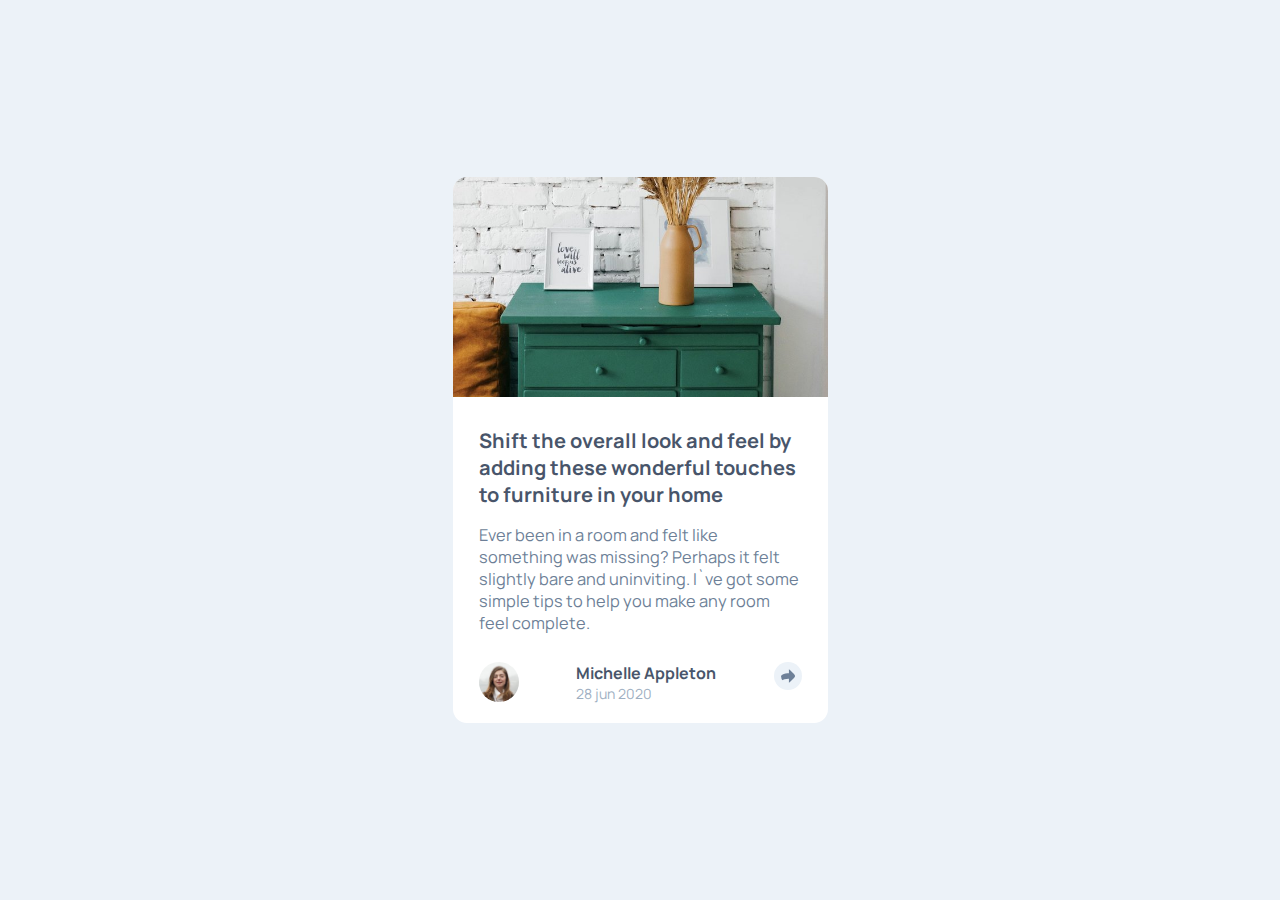
<file: index.html>
<!DOCTYPE html>
<html lang="en">
<head>
  <meta charset="UTF-8">
  <meta http-equiv="X-UA-Compatible" content="IE=edge">
  <meta name="viewport" content="width=device-width, initial-scale=1.0">
  <link rel="preconnect" href="https://fonts.googleapis.com">
  <link rel="preconnect" href="https://fonts.gstatic.com" crossorigin>
  <link href="https://fonts.googleapis.com/css2?family=Manrope:wght@500;700&display=swap" rel="stylesheet">
  <link rel="stylesheet" href="./style.css">
  <title>Document</title>
</head>
<body>
 <section class="card-container">
   <img src="./images/drawers.jpg" alt="Portada">
   <h1>Shift the overall look and feel by adding these wonderful touches to furniture in your home</h1>
   <p>Ever been in a room and felt like something was missing? Perhaps it felt slightly bare and uninviting. I`ve got some simple tips to help you make any room feel complete.</p>
   
   <div class="buttom-side-container">
     <figure>
      <img src="./images/avatar-michelle.jpg" alt="user-picture">
    </figure>
      <div class="buttom-side-container__content">
        <h1 class="buttom-side-container__title">Michelle Appleton</h1>
        <p class="buttom-side-container__paragraph">28 jun 2020</p>
      </div>
     <figure id="buttom-side-container__icon">
       <img src="./images/icon-share.svg" alt="Icon-share-picture">
     </figure>
  </div>
 </section>
</body>
</html>
</file>
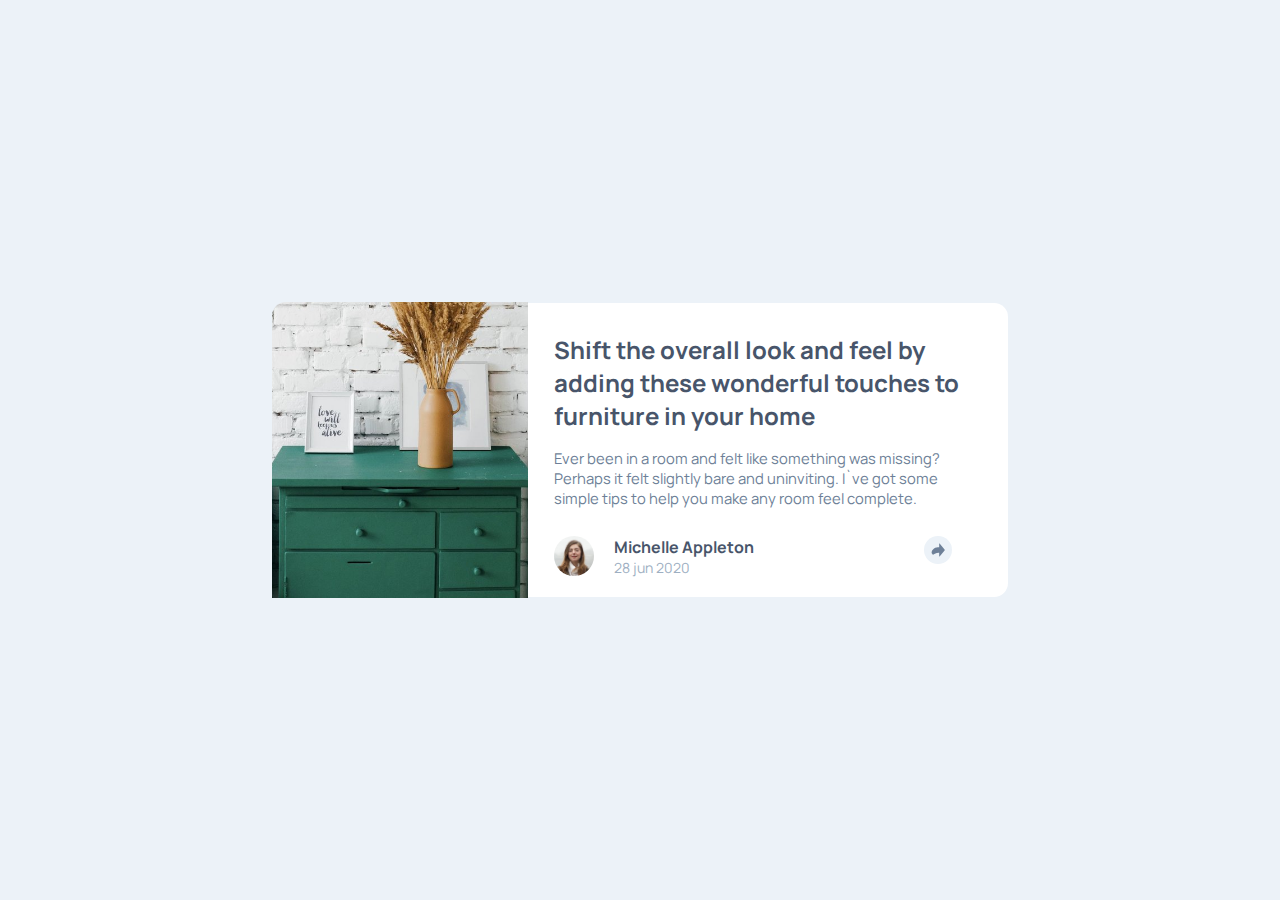
<file: desktop.html>
<!DOCTYPE html>
<html lang="en">
<head>
  <meta charset="UTF-8">
  <meta http-equiv="X-UA-Compatible" content="IE=edge">
  <meta name="viewport" content="width=device-width, initial-scale=1.0">
  <link rel="preconnect" href="https://fonts.googleapis.com">
  <link rel="preconnect" href="https://fonts.gstatic.com" crossorigin>
  <link href="https://fonts.googleapis.com/css2?family=Manrope:wght@500;700&display=swap" rel="stylesheet">
  <link rel="stylesheet" href="./desktop.css">
  <title>Document</title>
</head>
<body>
<img id="portada" src="./images/drawers.jpg" alt="Portada">
 <section class="card-container">
   <h1>Shift the overall look and feel by adding these wonderful touches to furniture in your home</h1>
   <p>Ever been in a room and felt like something was missing? Perhaps it felt slightly bare and uninviting. I`ve got some simple tips to help you make any room feel complete.</p>
   
   <div class="buttom-side-container">
     <figure>
      <img src="./images/avatar-michelle.jpg" alt="user-picture">
    </figure>
      <div class="buttom-side-container__content">
        <h1 class="buttom-side-container__title">Michelle Appleton</h1>
        <p class="buttom-side-container__paragraph">28 jun 2020</p>
      </div>
     <figure id="buttom-side-container__icon">
       <img src="./images/icon-share.svg" alt="Icon-share-picture">
     </figure>
  </div>
 </section>
</body>
</html>
</file>
<file: style.css>
:root {
    --Very-Dark-Grayish-Blue: hsl(217, 19%, 35%);
    --Desaturated-Dark-Blue: hsl(214, 17%, 51%);
    --Grayish-Blue: hsl(212, 23%, 69%);
    --Light-Grayish-Blue: hsl(210, 46%, 95%);

}
* {
    margin: 0;
    padding: 0;
    box-sizing: border-box;
}
html {
    font-size: 62.5%;
}
body {
    width: 100vw;
    height: 100vh;
    background-color:var(--Light-Grayish-Blue) ;
    display: flex;
    justify-content: center;
    align-items: center;
}


.card-container {
    width: 375px;
    display: flex;
    flex-direction: column;
    background-color: white;
    border-radius: 1.4rem;
}
.card-container img {
     width: 100%;
     height: 22rem;
     object-fit: cover;
     border-top-left-radius: 1.4rem;
     border-top-right-radius: 1.4rem;
}
.card-container h1 {
    color: var(--Very-Dark-Grayish-Blue);
    width: 100%;
    display: inline-block;
    padding: 3rem 2.6rem 1.6rem 2.6rem;
    font-size: 2rem ;
    font-family: 'Manrope', sans-serif;
}
.card-container p {
    color: var(--Desaturated-Dark-Blue);
    font-size: 1.64rem;
    padding: 0rem 2.6rem 2.8rem 2.6rem;
    font-family: 'Manrope', sans-serif;
}


.buttom-side-container {
    display: flex;
    justify-content: space-between;
    padding: 0 2.6rem;
    margin-bottom: 2rem;
}
.buttom-side-container figure {
    width: 4rem;
    height: 4rem;
}
.buttom-side-container img {
    width: 100%;
    height: 100%;
    border-radius: 50%;
}
.buttom-side-container__content .buttom-side-container__title {
    
    padding: 0;
    font-size: 1.6rem;
}
.buttom-side-container__content .buttom-side-container__paragraph {
    padding: 0;
    font-size: 1.4rem;
    color: var(--Grayish-Blue);
}
#buttom-side-container__icon {
    display: flex;
    justify-content: center;
    align-items: center;
    width: 2.8rem;
    height: 2.8rem;
    background-color: var(--Light-Grayish-Blue);
    border-radius: 50%;
}
#buttom-side-container__icon img {
    width: 1.4rem;
    height: 1.4rem;
}
</file>
<file: desktop.css>
:root {
    --Very-Dark-Grayish-Blue: hsl(217, 19%, 35%);
    --Desaturated-Dark-Blue: hsl(214, 17%, 51%);
    --Grayish-Blue: hsl(212, 23%, 69%);
    --Light-Grayish-Blue: hsl(210, 46%, 95%);

}
* {
    margin: 0;
    padding: 0;
    box-sizing: border-box;
}
html {
    font-size: 62.5%;
}
body {
    width: 100%;
    height: 100vh;
    background-color:var(--Light-Grayish-Blue) ;
    display: flex;
    justify-content: center;
    align-items: center;
}


.card-container {
    width: 480px;
    display: flex;
    flex-direction: column;
    background-color: white;
    border-bottom-right-radius: 1.4rem;
    border-top-right-radius: 1.4rem;
}
#portada {
     width: 20%;
     height: 29.58rem;
     object-fit: cover;
     border-top-left-radius: 1.4rem;
}
.card-container h1 {
    color: var(--Very-Dark-Grayish-Blue);
    width: 100%;
    display: inline-block;
    padding: 3rem 2.6rem 1.6rem 2.6rem;
    font-size: 2.4rem ;
    font-family: 'Manrope', sans-serif;
}
.card-container p {
    color: var(--Desaturated-Dark-Blue);
    font-size: 1.48rem;
    padding: 0rem 2.6rem 2.8rem 2.6rem;
    font-family: 'Manrope', sans-serif;
}


.buttom-side-container {
    display: flex;
    justify-content: flex-start;
    padding: 0 2.6rem;
    margin-bottom: 2rem;
}
.buttom-side-container figure {
    width: 4rem;
    height: 4rem;
}
.buttom-side-container img {
    width: 100%;
    height: 100%;
    border-radius: 50%;
}
.buttom-side-container__content .buttom-side-container__title {
    margin-left: 2rem;
    padding: 0;
    font-size: 1.6rem;
}
.buttom-side-container__content .buttom-side-container__paragraph {
    margin-left: 2rem;
    padding: 0;
    font-size: 1.4rem;
    color: var(--Grayish-Blue);
}
#buttom-side-container__icon {
    display: flex;
    justify-content: center;
    margin-left: 17rem;
    align-items: center;
    width: 2.8rem;
    height: 2.8rem;
    background-color: var(--Light-Grayish-Blue);
    border-radius: 50%;
}
#buttom-side-container__icon img {
    width: 1.4rem;
    height: 1.4rem;
}
</file>
